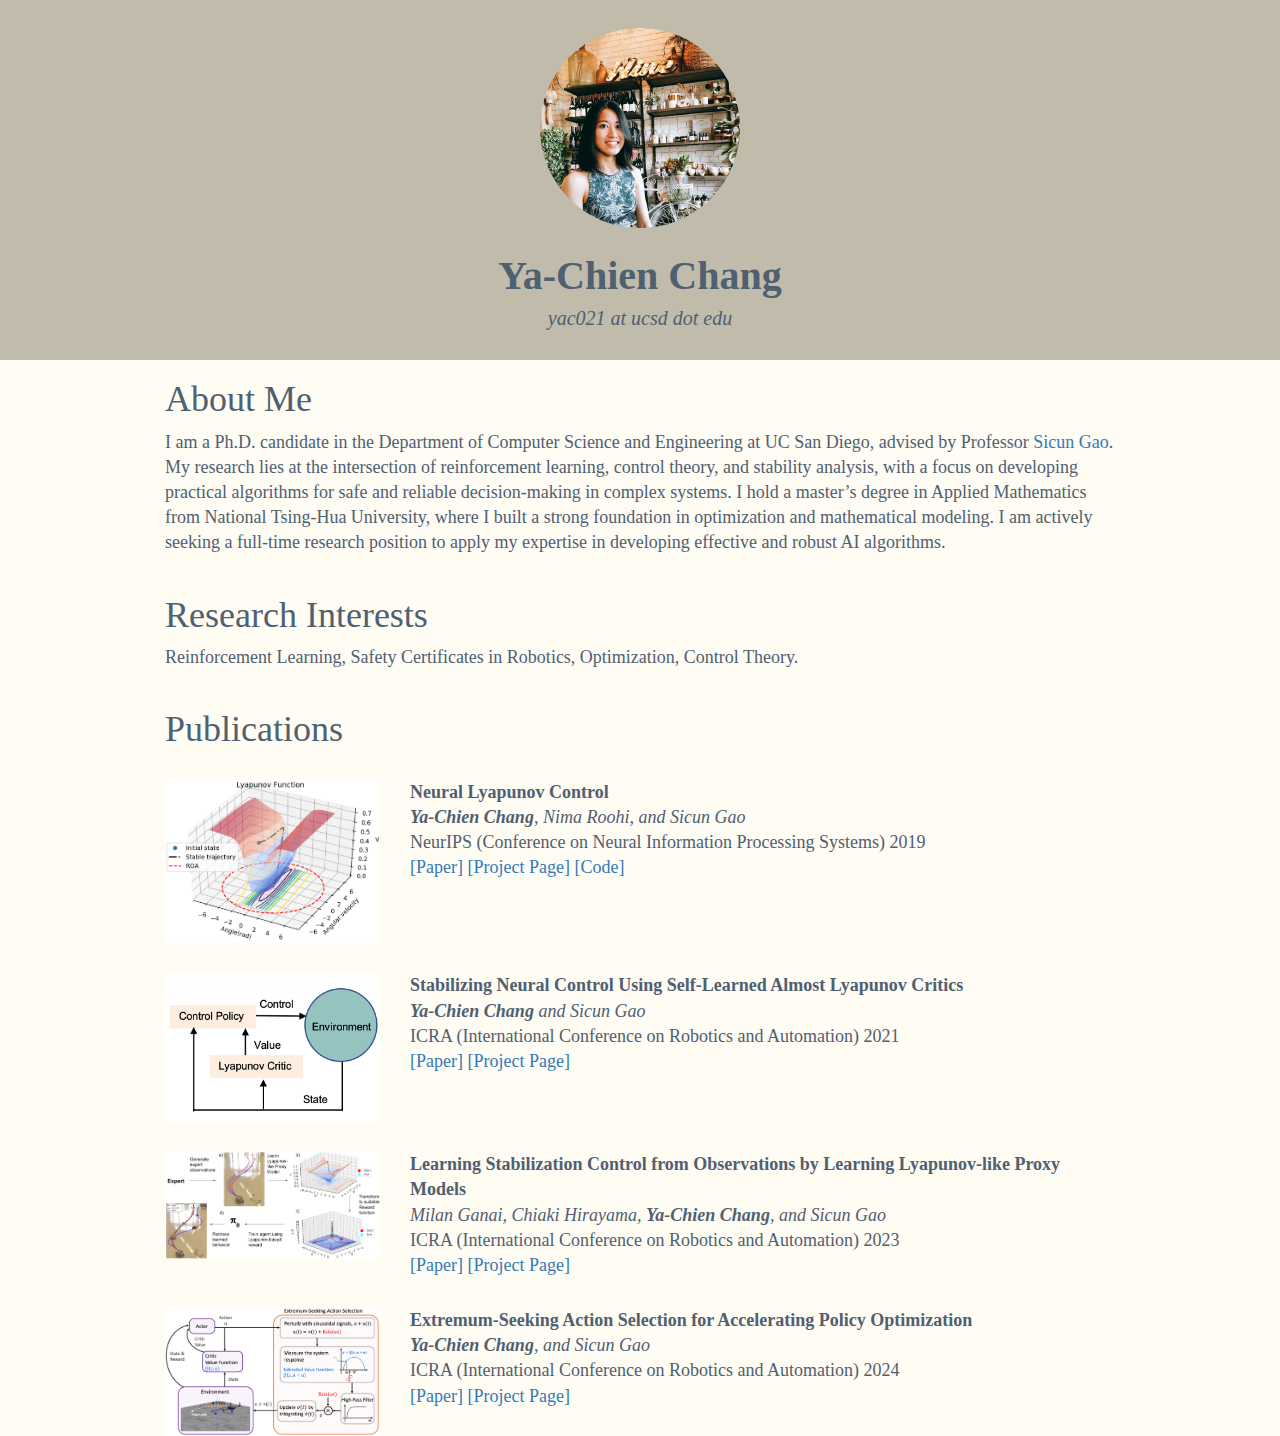
<file: index.html>
<html>
  <head>
    <meta name="viewport" content="width=device-width, initial-scale=1">
    <title>Ya-Chien Chang, UCSD</title>
    <script src='js/jquery-1.11.2.min.js'></script>
    <script src='js/bootstrap.min.js'></script>
    <link href='css/bootstrap.min.css' rel='stylesheet'>
    <link rel="icon" href="images/UCSDLogo.png">
    <link href='http://fonts.googleapis.com/css?family=Roboto:400,500,700,900,100italic,100,300,300italic,400italic,500italic,900italic,700italic' rel='stylesheet' type='text/css'>
    <meta name="description" content="I am a Ph.D. candidate in the Department of Computer Science and Engineering at UC San Diego. My research lies at the intersection of reinforcement learning, control theory, and stability analysis, with a focus on developing practical algorithms for safe and reliable decision-making in complex systems. I am actively seeking a full-time research position. "/>
    
    <style>
        body {
          font-family: 'sans-serif';
          font-size: 18px;
          background-color: #FFFCF4;
          color: #4F6071;
          line-height: 1.4;
        }
        .color1 {
            background-color: #CCC;
        }
        #header {
            width: 100%;
            height: 360px;
            background-color: #C0BBAB;
        }
        #header-inner {
          display: flex;
          flex-direction: column;
          align-items: center;
          justify-content: center;
          height: 100%;
        }

        .img-me {
          border: 0;
          float: left;
          height: 200px;
        }

        .header-text {
          margin-top: 20px;
          text-align: center;
        }

        #contact-info {
          margin-top: 20px;
          background-color: #EEE;
          padding: 10px;
          text-align: center;
        }
        
      .header-text-name {
        font-weight: bold;
        font-size: 40px;
      }
      .header-text-email {
        font-size: 20px;
        font-style: italic;
      }
      .header-text-desc {
        font-size: 20px;
      }
      .vspace {
        margin-bottom: 20px;
      }
      .vspace-top {
        margin-top: 30px;
      }
      .paper-image {
        width: 100%;
      }
      .paper-title {
        font-weight: bold;
      }
      .paper-authors {
        font-style: italic;
      }
    </style>
    
  </head>
  <body>
    <div id='header'>
      <div id='header-inner'>
        <img src='images/me.jpg' alt= 'Ya-Chien Chang' class='img-circle img-me'>
        <div class='header-text'>
          <div class='header-text-name'>
            Ya-Chien Chang
          </div>
          <div class='header-text-email'>
            yac021 at ucsd dot edu
          </div>
        </div>
      </div>
    </div>

    <div class='container'>
      <div class='col-xs-10 col-md-offset-1'>
        <div class='row'>
          <h1>About Me</h1>
          <div class='vspace'>
            I am a Ph.D. candidate in the Department of Computer Science and Engineering at UC San Diego, advised by Professor <a href="http://scungao.github.io/" target="_blank">Sicun Gao</a>. My research lies at the intersection of reinforcement learning, control theory, and stability analysis, with a focus on developing practical algorithms for safe and reliable decision-making in complex systems. I hold a master’s degree in Applied Mathematics from National Tsing-Hua University, where I built a strong foundation in optimization and mathematical modeling. I am actively seeking a full-time research position to apply my expertise in developing effective and robust AI algorithms.
          </div>
        
        </div>
        <div class='row'>
        <h1>Research Interests</h1>
        <div class='vspace'>
        Reinforcement Learning, Safety Certificates in Robotics, Optimization, Control Theory.
        </div>

        </div>
        <div class='row'>
          <h1>Publications</h1>

          <div class='row vspace-top'>
            <div class='col-xs-3 text-center'>
              <img class='paper-image' src='images/2019.png'>
            </div>
            <div class='col-xs-9'>
              <div class='paper-title'>
                Neural Lyapunov Control
              </div>
              <div class='paper-authors'>
                <b>Ya-Chien Chang</b>, Nima Roohi, and Sicun Gao
              </div>
              <div>
                NeurIPS (Conference on Neural Information Processing Systems) 2019
              </div>
              <div>
                <a href="https://yachienchang.github.io/NeurIPS2019/paper/Neural_Lyapunov_Control.pdf">[Paper]</a>
                <a href="https://yachienchang.github.io/NeurIPS2019/index.html">[Project Page]</a>
                <a href="https://github.com/YaChienChang/Neural-Lyapunov-Control">[Code]</a>
              </div>
            </div>
          </div>
          
          <div class='row vspace-top'>
            <div class='col-xs-3 text-center'>
              <img class='paper-image' src='images/2021.png'>
            </div>
            <div class='col-xs-9'>
              <div class='paper-title'>
                Stabilizing Neural Control Using Self-Learned Almost Lyapunov Critics
              </div>
              <div class='paper-authors'>
                <b>Ya-Chien Chang</b> and Sicun Gao
              </div>
              <div>
                ICRA (International Conference on Robotics and Automation) 2021
              </div>
              <div>
                <a href="https://yachienchang.github.io/ICRA2021/paper/ICRA21_1516_FI.pdf">[Paper]</a>
                <a href="https://yachienchang.github.io/ICRA2021/index.html">[Project Page]</a>
<!--                <a href="https://github.com/YaChienChang/">[Code]</a>-->
              </div>
            </div>
          </div>
          
          <div class='row vspace-top'>
            <div class='col-xs-3 text-center'>
              <img class='paper-image' src='images/2023.png'>
            </div>
            <div class='col-xs-9'>
              <div class='paper-title'>
                Learning Stabilization Control from Observations by Learning Lyapunov-like Proxy Models
              </div>
              <div class='paper-authors'>
                  Milan Ganai, Chiaki Hirayama, <b>Ya-Chien Chang</b>, and Sicun Gao
              </div>
              <div>
                ICRA (International Conference on Robotics and Automation) 2023
              </div>
              <div>
                <a href="https://milanganai.github.io/ICRA2023/paper/ICRA_2023_Learning_Stabilization_Control_from_Observations_by_Learning_Lyapunov-like_Proxy_Models.pdf">[Paper]</a>
                <a href="https://milanganai.github.io/ICRA2023/">[Project Page]</a>
<!--                <a href="https://github.com/YaChienChang/">[Code]</a>-->
              </div>
            </div>
          </div>

          <div class='row vspace-top'>
            <div class='col-xs-3 text-center'>
              <img class='paper-image' src='images/2024.png'>
            </div>
            <div class='col-xs-9'>
              <div class='paper-title'>
                Extremum-Seeking Action Selection for Accelerating Policy Optimization
              </div>
              <div class='paper-authors'>
                  <b>Ya-Chien Chang</b>, and Sicun Gao
              </div>
              <div>
                ICRA (International Conference on Robotics and Automation) 2024
              </div>
              <div>
                <a href="https://yachienchang.github.io/ICRA2024/paper/ICRA_24_ESA.pdf">[Paper]</a>
                <a href="https://yachienchang.github.io/ICRA2024/index.html">[Project Page]</a>
              </div>
            </div>
          </div>
      </div>
    </div>
  </body>
</html>
</file>
